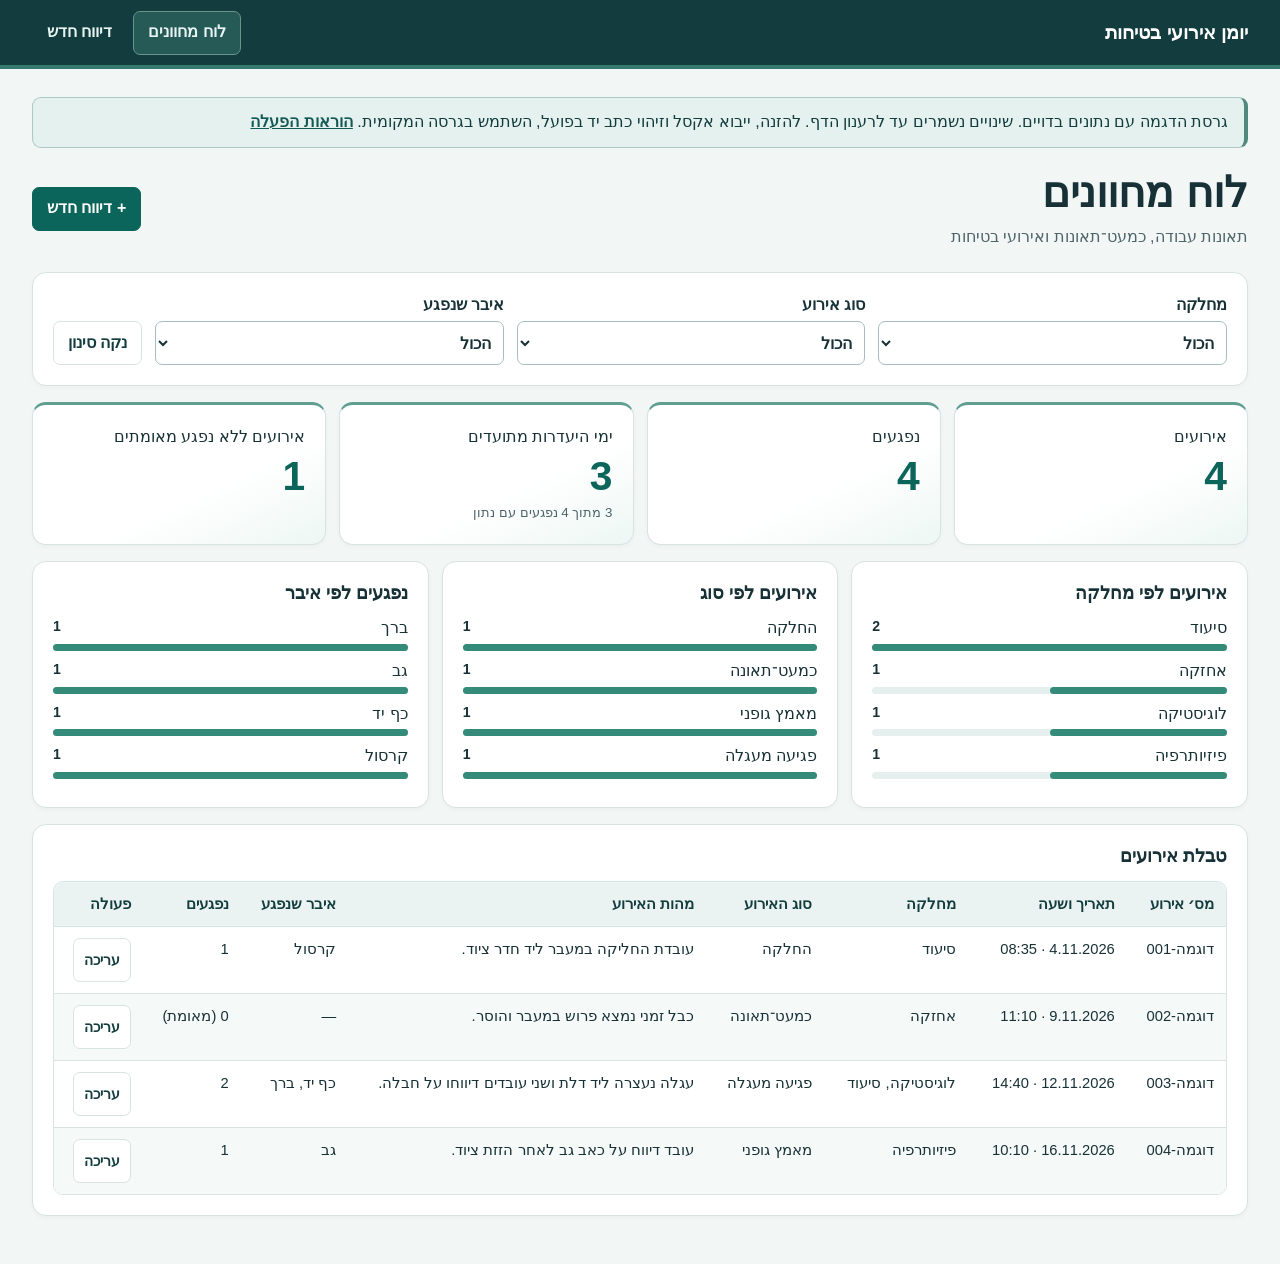
<file: docs/index.html>
<!doctype html>
<html lang="he" dir="rtl">
<head>
<meta charset="utf-8"><meta name="viewport" content="width=device-width, initial-scale=1">
<title>יומן אירועי בטיחות</title>
<link rel="stylesheet" href="./style.css?v=48bad152">
<script src="./app.js" defer></script>
</head>
<body>
<header class="top"><div class="wrap top-inner"><a class="brand" href="./">יומן אירועי בטיחות</a><nav aria-label="ניווט"><button type="button" data-screen="dashboard" aria-current="page">לוח מחוונים</button><button type="button" data-screen="entry">דיווח חדש</button></nav></div></header>
<main class="wrap">
<p class="demo-notice">גרסת הדגמה עם נתונים בדויים. שינויים נשמרים עד לרענון הדף. להזנה, ייבוא אקסל וזיהוי כתב יד בפועל, השתמש בגרסה המקומית. <a href="https://github.com/alfredshemesh-crypto/-#%D7%99%D7%95%D7%9E%D7%9F-%D7%90%D7%99%D7%A8%D7%95%D7%A2%D7%99-%D7%91%D7%98%D7%99%D7%97%D7%95%D7%AA">הוראות הפעלה</a></p>
<p id="notice" role="status" hidden></p>
<section id="dashboard">
  <div class="heading"><div><h1>לוח מחוונים</h1><p>תאונות עבודה, כמעט־תאונות ואירועי בטיחות</p></div><button data-screen="entry" class="primary" type="button">+ דיווח חדש</button></div>
  <div class="panel filters">
    <label>מחלקה<select id="department-filter"></select></label>
    <label>סוג אירוע<select id="type-filter"></select></label>
    <label>איבר שנפגע<select id="body-filter"></select></label>
    <button id="clear-filters" type="button">נקה סינון</button>
  </div>
  <div class="metrics" aria-live="polite">
    <article class="panel"><span>אירועים</span><strong id="events-count">0</strong></article>
    <article class="panel"><span>נפגעים</span><strong id="people-count">0</strong></article>
    <article class="panel"><span>ימי היעדרות מתועדים</span><strong id="days-count">—</strong><small id="days-note"></small></article>
    <article class="panel"><span>אירועים ללא נפגע מאומתים</span><strong id="no-injury-count">0</strong></article>
  </div>
  <div class="charts">
    <article class="panel"><h2>אירועים לפי מחלקה</h2><div id="department-chart"></div></article>
    <article class="panel"><h2>אירועים לפי סוג</h2><div id="type-chart"></div></article>
    <article class="panel"><h2>נפגעים לפי איבר</h2><div id="body-chart"></div></article>
  </div>
  <article class="panel register">
    <div class="section-heading"><h2>טבלת אירועים</h2><div class="actions" hidden><button id="choose-import" type="button">ייבוא אקסל</button><a class="button" href="#record-table">ייצוא כל הרשומות</a></div></div>
    <input id="workbook" type="file" accept=".xlsx" hidden>
    <div id="import-review" class="review" hidden><p id="import-message"></p><button id="confirm-import" class="primary" type="button">אשר ייבוא</button><button id="cancel-import" type="button">ביטול</button></div>
    <p id="empty">אין אירועים להצגה.</p>
    <div class="table-wrap"><table id="record-table" hidden><thead><tr><th>מס׳ אירוע</th><th>תאריך ושעה</th><th>מחלקה</th><th>סוג האירוע</th><th>מהות האירוע</th><th>איבר שנפגע</th><th>נפגעים</th><th>פעולה</th></tr></thead><tbody id="record-rows"></tbody></table></div>
  </article>
</section>
<section id="entry" hidden>
  <div class="heading"><div><h1 id="entry-title">דיווח חדש</h1><p>נסה הפקת טיוטה מטקסט לדוגמה ובדוק את הפרטים לפני השמירה</p></div></div>
  <article id="source-panel" class="panel source">
    <h2>מקור הדיווח</h2>
    <label for="report-text">טקסט הדיווח</label>
    <textarea id="report-text" rows="5" maxlength="24000" placeholder="הדבק כאן נוסח בדוי, או בחר דיווח לדוגמה"></textarea>
    <label class="scan" for="scan" hidden>או העלה מסמך סרוק בכתב יד
      <small>PDF עד 8 עמודים, או תמונת PNG / JPG. עד 24MB.</small>
      <input id="scan" type="file" accept="application/pdf,image/png,image/jpeg">
    </label>
    <div class="actions">
      <button id="example" type="button">טען דיווח לדוגמה</button>
      <button id="extract" class="primary" type="button">הפק טיוטה</button>
      <button id="manual" type="button">פתח טיוטה ידנית</button>
      <a id="scan-preview" target="_blank" rel="noopener noreferrer" hidden>פתח את הסריקה להשוואה</a>
    </div>
    <p id="extract-status" role="status" hidden></p>
    <label id="transcript-panel" hidden>תמלול לבדיקה<textarea id="transcript" rows="5" maxlength="24000"></textarea><button id="re-extract" type="button">חלץ שוב מהטקסט הערוך</button></label>
  </article>
  <form id="draft-form" class="panel draft" hidden>
    <div class="section-heading"><h2 id="draft-title" tabindex="-1">טיוטת האירוע</h2></div>
    <p id="draft-help">אפשר להשאיר ערכים לא ידועים ריקים. בדוק את שמות הנפגעים, התאריך והפרטים שסומנו להשלמה.</p>
    <div id="event-fields" class="field-grid"></div>
    <div class="section-heading people-heading"><h2>נפגעים</h2><button id="add-person" type="button">+ הוסף נפגע</button></div>
    <label class="check"><input type="checkbox" id="no-injury"> אומת שלא היו נפגעים</label>
    <div id="people"></div>
    <div class="actions foot-actions"><button id="save" class="primary" type="submit">שמור אירוע</button><button data-screen="dashboard" type="button">חזור ללוח המחוונים</button></div>
  </form>
</section>
</main>
</body>
</html>
</file>
<file: docs/style.css>
:root{color-scheme:light;--ink:#173136;--muted:#4e646b;--teal:#0b655a;--dark:#123c3e;--line:#d8e3e3;--panel:#fff;--base:#f2f6f5;font-family:Arial,sans-serif}
*{box-sizing:border-box}
[hidden]{display:none!important}
body{margin:0;background:var(--base);color:var(--ink);line-height:1.55}
.wrap{max-width:1320px;margin:auto;padding-inline:32px}
.top{background:var(--dark);color:#fff;border-block-end:4px solid #377a70}
.top-inner,.heading,.section-heading,.actions{display:flex;align-items:center;justify-content:space-between;gap:14px}
.top-inner{min-height:65px}
.brand{color:#fff;text-decoration:none;font-size:1.19rem;font-weight:700}
nav{display:flex;align-items:center;gap:6px}
nav button{background:transparent;color:#e7f4f1;border:1px solid transparent}
nav button[aria-current]{background:#265a57;border-color:#6a938d}
main{padding-block:28px 48px}
h1,h2,p{margin:0}
h1{font-size:clamp(1.8rem,4vw,2.65rem);line-height:1.2}
h2{font-size:1.12rem;line-height:1.3}
.heading{margin-bottom:23px}
.heading p,.draft p,small{color:var(--muted)}
.heading p{margin-top:6px}
button,.button,input,textarea,select{font:inherit}
button,.button{border:1px solid var(--line);background:white;color:var(--dark);border-radius:7px;min-height:44px;padding:8px 14px;font-weight:700;cursor:pointer;text-decoration:none;display:inline-block;text-align:center}
button:hover,.button:hover{filter:brightness(.94)}
button:disabled{opacity:.62;cursor:wait}
.primary{background:var(--teal);color:#fff;border-color:var(--teal)}
:focus-visible{outline:3px solid #208a85;outline-offset:3px}
.panel{background:var(--panel);border:1px solid var(--line);border-radius:14px;padding:20px;min-width:0;box-shadow:0 2px 5px #17313608}
.filters,.metrics,.charts,.field-grid{display:grid;gap:13px}
.filters{grid-template-columns:repeat(3,minmax(0,1fr)) auto;align-items:end;margin-bottom:16px}
.metrics{grid-template-columns:repeat(4,minmax(0,1fr));margin-bottom:16px}
.metrics .panel{border-block-start:3px solid #5e9f91;background:linear-gradient(155deg,#fff 60%,#edf7f4)}
.metrics span,.metrics small{display:block}
.metrics strong{display:block;color:var(--teal);font-size:clamp(1.85rem,4vw,2.55rem);font-variant-numeric:tabular-nums;line-height:1.3}
.charts{grid-template-columns:repeat(3,minmax(0,1fr));margin-bottom:16px}
.charts h2{margin-bottom:11px}
.bar{display:grid;grid-template-columns:minmax(0,1fr) auto;gap:3px 9px;margin-block:8px}
.track{height:7px;background:#e5efed;border-radius:5px;grid-column:1/-1}
.track span{display:block;height:100%;background:#358b79;border-radius:5px}
.bar b{font-size:.88rem}
.actions{justify-content:flex-start;flex-wrap:wrap}
.table-wrap{overflow:auto;margin-top:12px;border:1px solid var(--line);border-radius:10px}
table{border-collapse:collapse;width:100%;text-align:right;font-size:.92rem}
th{background:#eaf3f1;color:var(--dark);white-space:nowrap}
th,td{padding:11px 12px;border-bottom:1px solid var(--line);vertical-align:top;overflow-wrap:anywhere}
td:nth-child(5){min-width:145px;max-width:330px}
tbody tr:nth-child(even){background:#f5f9f8}
tbody tr:is(:hover,:focus-within){background:#eaf4f1}
tbody tr:last-child td{border-bottom:0}
td button{padding:6px 10px;font-size:.9rem;white-space:nowrap}
#empty{padding-top:9px;color:var(--muted)}
label{display:block;font-weight:700}
label small{display:block;font-weight:400}
select,input,textarea{display:block;width:100%;border:1px solid #a8bdbe;border-radius:7px;padding:8px;color:var(--ink);background:white;margin-top:3px;min-width:0}
select,input:not([type=checkbox]){min-height:44px}
textarea{resize:vertical}
textarea::placeholder{color:#596e72}
.source,.draft{margin-bottom:15px}
.source h2,.source label,.source .actions,.draft p,.review p{margin-bottom:11px}
.source .scan{background:#f3f8f7;padding:12px;border:1px dashed #99b8b4;border-radius:8px}
#transcript-panel{display:block;margin-top:13px}
#transcript-panel button{margin-top:8px}
.field-grid{grid-template-columns:repeat(3,minmax(0,1fr))}
.field-grid .long{grid-column:span 2}
.people-heading,.foot-actions{border-top:1px solid var(--line);margin-top:16px;padding-top:12px}
.check{display:flex;gap:8px;align-items:center;margin:10px 0}
.check input{margin:0;width:auto;accent-color:var(--teal)}
fieldset{padding:13px;border:1px solid var(--line);border-radius:8px;margin:10px 0;min-width:0}
legend{padding:0 5px;font-weight:700}
fieldset button{margin-top:10px}
#notice,#extract-status,.review{padding:11px 14px;margin-bottom:14px;background:#e2f2ee;border-radius:8px;white-space:pre-wrap}
.review{margin-top:12px}
[data-error="true"]{background:#fee9e4!important;color:#822b1b}
@media(max-width:850px){.charts,.field-grid,.metrics{grid-template-columns:repeat(2,minmax(0,1fr))}.filters{grid-template-columns:repeat(2,minmax(0,1fr))}}
@media(max-width:525px){.wrap{padding-inline:13px}.top-inner,.heading,.section-heading{flex-wrap:wrap;padding-block:6px}.charts,.field-grid{grid-template-columns:1fr}.field-grid .long{grid-column:auto}.metrics .panel,.panel{padding:14px}main{padding-block-start:18px}.heading > .primary{width:100%}.actions > button{flex:1 1 10rem}}

.demo-notice{margin-bottom:20px;padding:12px 16px;background:#e5f1ee;border:1px solid #acc9c2;border-inline-start:4px solid #50897d;border-radius:9px;color:var(--dark)}
.demo-notice a{color:#145956;font-weight:700;white-space:nowrap}
</file>
